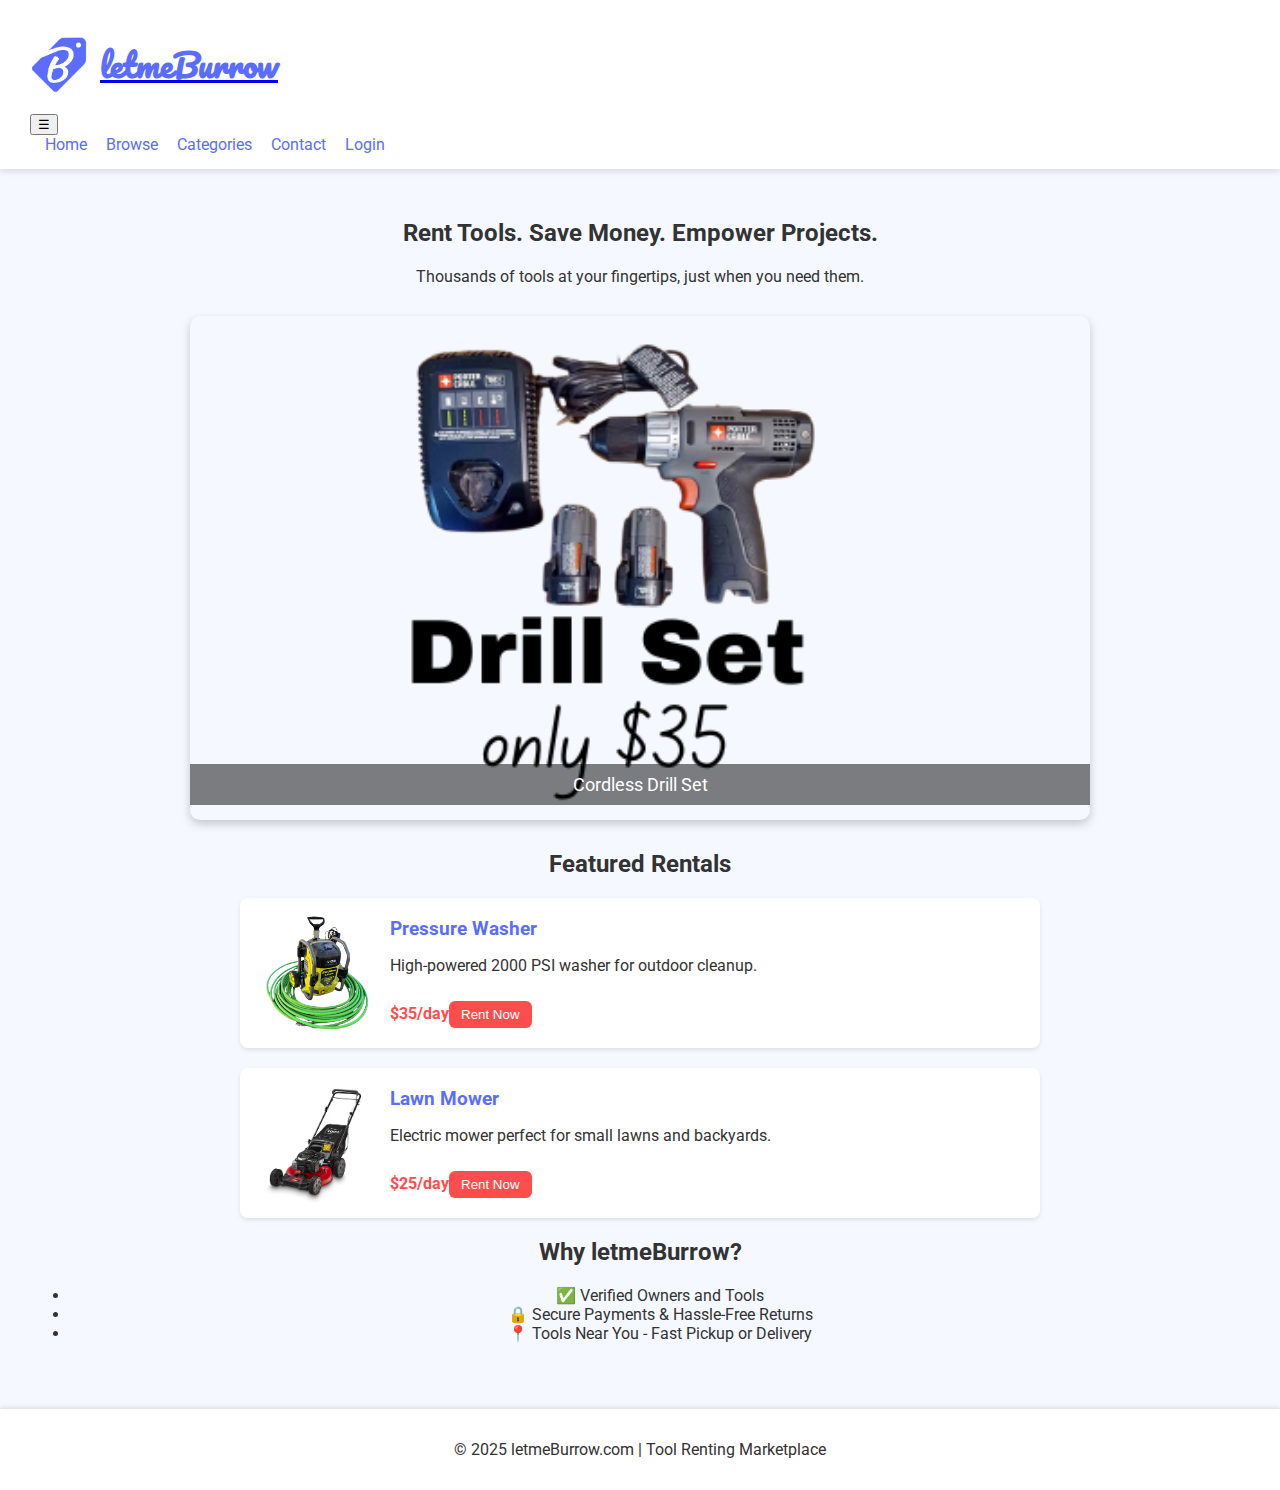
<file: index.html>
<!DOCTYPE html>
<html lang="en">
<head>
  <meta charset="UTF-8" />
  <meta name="viewport" content="width=device-width, initial-scale=1.0" />
  <title>letmeBurrow | Tool Renting Made Easy</title>
  <link href="https://fonts.googleapis.com/css2?family=Pacifico&family=Roboto&display=swap" rel="stylesheet" />
  <link rel="stylesheet" href="https://cdnjs.cloudflare.com/ajax/libs/font-awesome/6.5.0/css/all.min.css">
  <link rel="stylesheet" href="style.css" />
  <script defer>
    let slideIndex = 0;
    function showSlides() {
      const slides = document.getElementsByClassName("slides");
      for (let i = 0; i < slides.length; i++) {
        slides[i].style.display = "none";
      }
      slideIndex++;
      if (slideIndex > slides.length) { slideIndex = 1; }
      slides[slideIndex - 1].style.display = "block";
      setTimeout(showSlides, 4000);
    }
    document.addEventListener("DOMContentLoaded", showSlides);
  </script>
</head>
<body>
  <header>
    <div id="navbar"></div>
  </header>

  <main>
    <section class="hero">
      <h2>Rent Tools. Save Money. Empower Projects.</h2>
      <p>Thousands of tools at your fingertips, just when you need them.</p>
    </section>

    <section class="slideshow-container">
      <div class="slides fade"><img src="images/drill-set.png" alt="Cordless Drill"><div class="slide-caption">Cordless Drill Set</div></div>
      <div class="slides fade"><img src="images/tire-inflator.png" alt="Mini Air Compressor"><div class="slide-caption">Mini Air Compressor</div></div>
      <div class="slides fade"><img src="images/tool-set.png" alt="Socket Tool Set"><div class="slide-caption">Socket Tool Set</div></div>
    </section>

    <section class="featured-items">
      <h2>Featured Rentals</h2>
      <div class="item-grid">
        <div class="item-card"><img src="images/pressure-washer.png" alt="Pressure Washer"><div class="item-info"><h3>Pressure Washer</h3><p>High-powered 2000 PSI washer for outdoor cleanup.</p><span class="price">$35/day</span><button class="buy-btn">Rent Now</button></div></div>
        <div class="item-card"><img src="images/lawn-mower.png" alt="Lawn Mower"><div class="item-info"><h3>Lawn Mower</h3><p>Electric mower perfect for small lawns and backyards.</p><span class="price">$25/day</span><button class="buy-btn">Rent Now</button></div></div>
      </div>
    </section>

    <section class="benefits">
      <h2>Why letmeBurrow?</h2>
      <ul>
        <li>✅ Verified Owners and Tools</li>
        <li>🔒 Secure Payments & Hassle-Free Returns</li>
        <li>📍 Tools Near You - Fast Pickup or Delivery</li>
      </ul>
    </section>
  </main>

  <footer>
    <p>&copy; 2025 letmeBurrow.com | Tool Renting Marketplace</p>
  </footer>

  <script>
    fetch('navbar.html')
      .then(res => res.text())
      .then(data => {
        document.getElementById('navbar').innerHTML = data;
        const toggleBtn = document.getElementById('navToggle');
        const navLinks = document.getElementById('navLinks');
        if (toggleBtn && navLinks) {
          toggleBtn.addEventListener('click', () => {
            navLinks.classList.toggle('show');
          });
        }
      });
  </script>
</body>
</html>
</file>
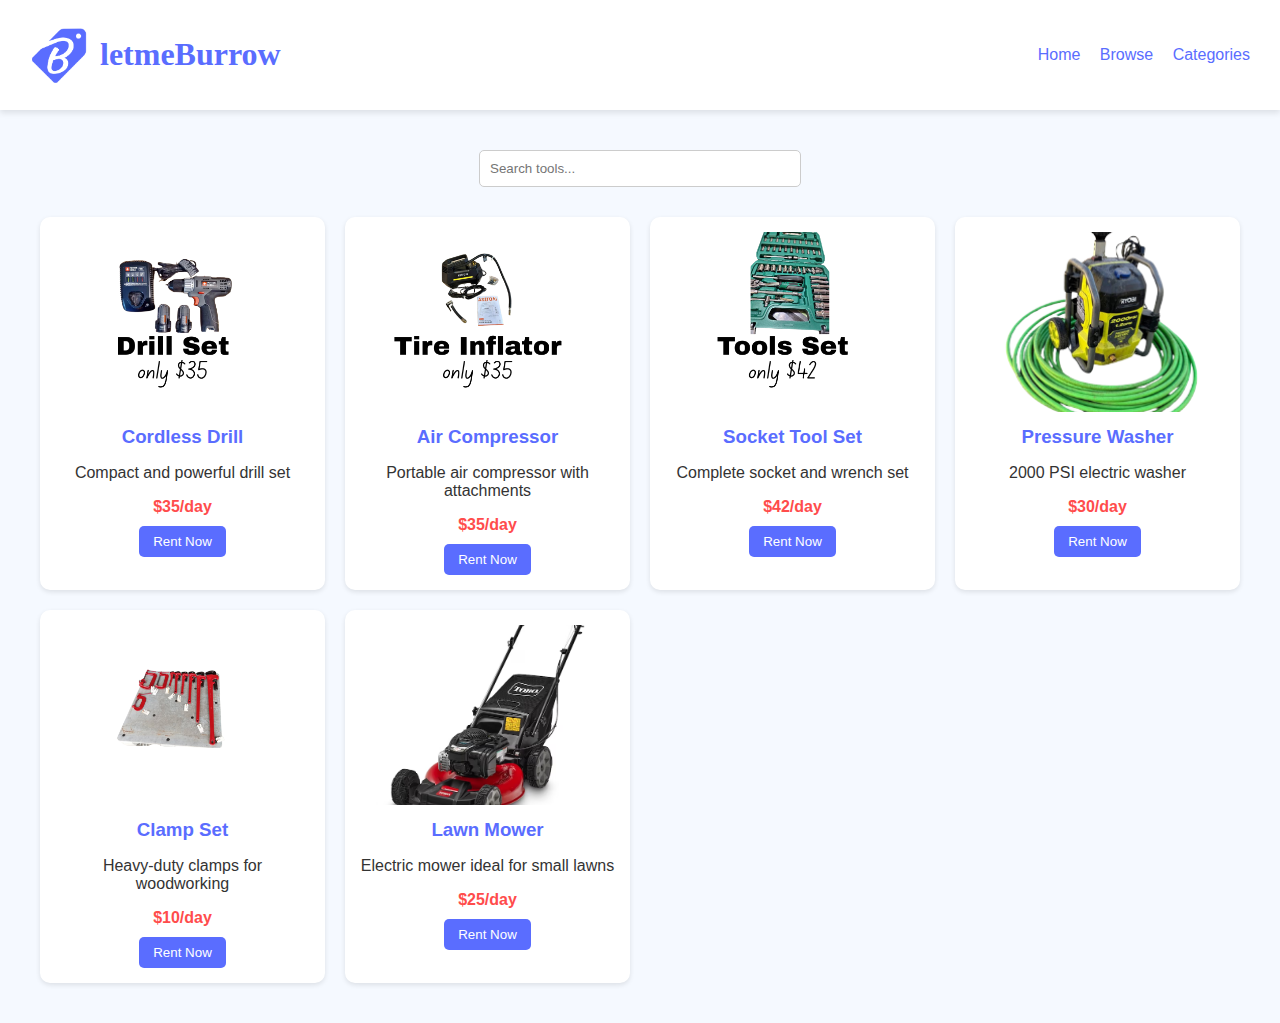
<file: browse.html>
<!DOCTYPE html>
<html lang="en">
<head>
  <meta charset="UTF-8">
  <meta name="viewport" content="width=device-width, initial-scale=1.0">
  <title>Browse Tools - letmeBurrow</title>
  <link rel="stylesheet" href="style.css">
  <link rel="stylesheet" href="browse.css">
  <script>
    function filterItems() {
      const query = document.getElementById("searchInput").value.toLowerCase();
      const cards = document.querySelectorAll(".tool-card");
      cards.forEach(card => {
        const text = card.innerText.toLowerCase();
        card.style.display = text.includes(query) ? "block" : "none";
      });
    }
  </script>
</head>
<body>
  <header>
    <div class="header-container">
      <div class="logo-section">
        <img src="images/logo.png" alt="Logo" class="logo">
        <h1>letmeBurrow</h1>
      </div>
      <nav class="nav-section">
        <a href="homepage.html">Home</a>
        <a href="browse.html">Browse</a>
        <a href="categories.html">Categories</a>
      </nav>
    </div>
  </header>

  <main class="browse-container">
    <div class="search-bar">
      <input type="text" id="searchInput" onkeyup="filterItems()" placeholder="Search tools...">
    </div>

    <div class="tool-grid">
      <div class="tool-card">
        <img src="images/drill-set.png" alt="Cordless Drill">
        <h3>Cordless Drill</h3>
        <p>Compact and powerful drill set</p>
        <div class="price">$35/day</div>
        <button>Rent Now</button>
      </div>
      <div class="tool-card">
        <img src="images/tire-inflator.png" alt="Air Compressor">
        <h3>Air Compressor</h3>
        <p>Portable air compressor with attachments</p>
        <div class="price">$35/day</div>
        <button>Rent Now</button>
      </div>
      <div class="tool-card">
        <img src="images/tool-set.png" alt="Socket Tool Set">
        <h3>Socket Tool Set</h3>
        <p>Complete socket and wrench set</p>
        <div class="price">$42/day</div>
        <button>Rent Now</button>
      </div>
      <div class="tool-card">
        <img src="images/pressure-washer.png" alt="Pressure Washer">
        <h3>Pressure Washer</h3>
        <p>2000 PSI electric washer</p>
        <div class="price">$30/day</div>
        <button>Rent Now</button>
      </div>
      <div class="tool-card">
        <img src="images/clamp-set.png" alt="Clamp Set">
        <h3>Clamp Set</h3>
        <p>Heavy-duty clamps for woodworking</p>
        <div class="price">$10/day</div>
        <button>Rent Now</button>
      </div>
      <div class="tool-card">
        <img src="images/lawn-mower.png" alt="Lawn Mower">
        <h3>Lawn Mower</h3>
        <p>Electric mower ideal for small lawns</p>
        <div class="price">$25/day</div>
        <button>Rent Now</button>
      </div>
    </div>
  </main>
</body>
</html>
</file>
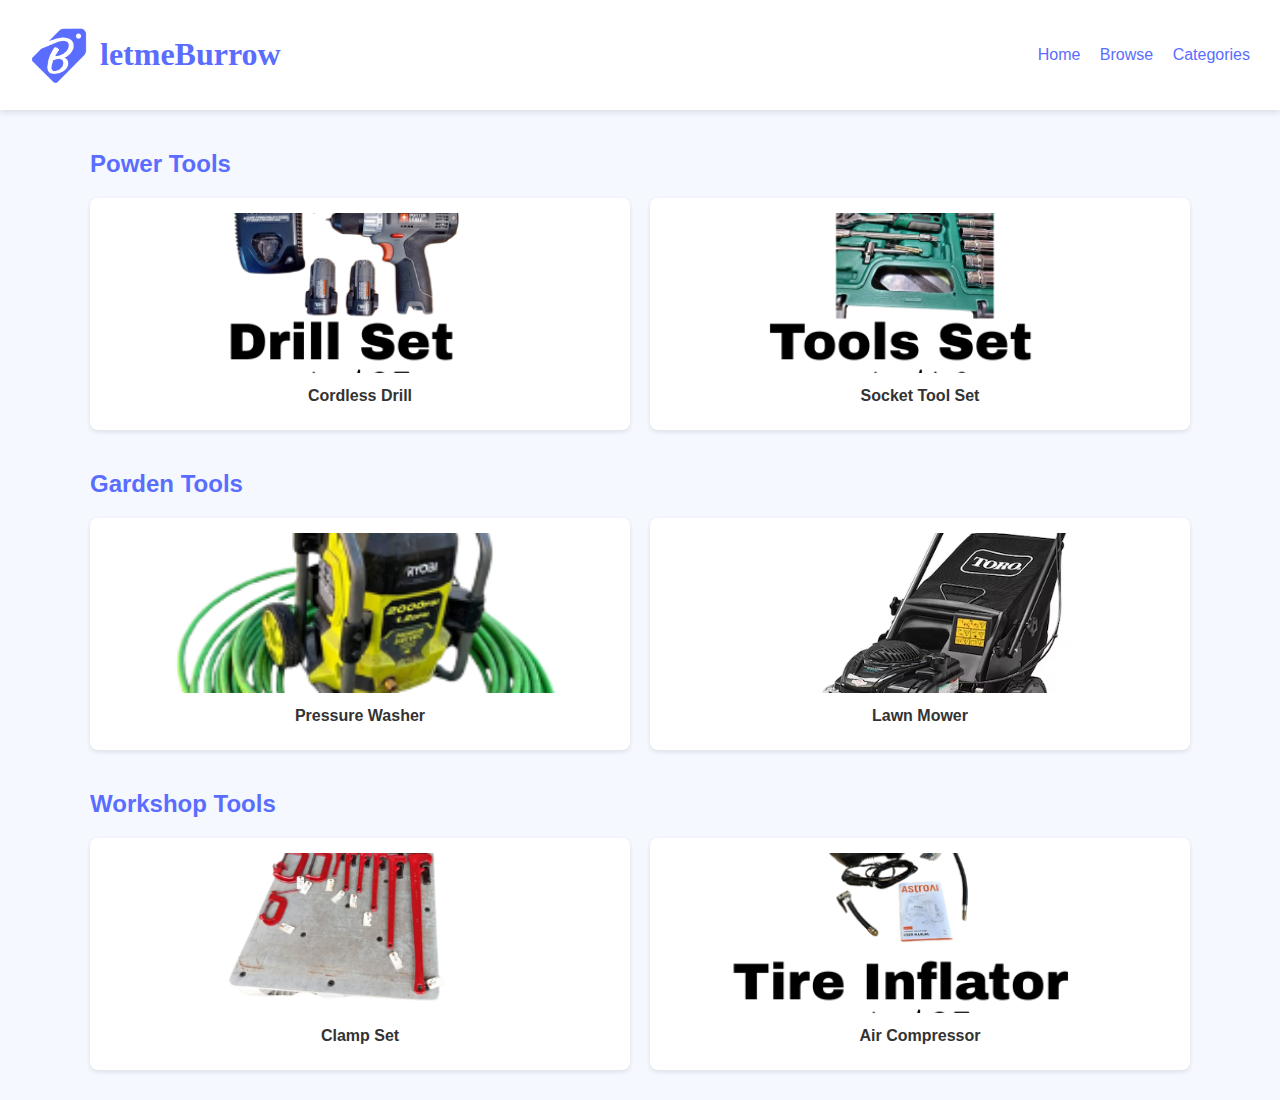
<file: categories.html>
<!DOCTYPE html>
<html lang="en">
<head>
  <meta charset="UTF-8">
  <meta name="viewport" content="width=device-width, initial-scale=1.0">
  <title>Categories - letmeBurrow</title>
  <link rel="stylesheet" href="style.css">
  <link rel="stylesheet" href="categories.css">
</head>
<body>
  <header>
    <div class="header-container">
      <div class="logo-section">
        <img src="images/logo.png" alt="Logo" class="logo">
        <h1>letmeBurrow</h1>
      </div>
      <nav class="nav-section">
        <a href="homepage.html">Home</a>
        <a href="browse.html">Browse</a>
        <a href="categories.html">Categories</a>
      </nav>
    </div>
  </header>

  <main class="category-section">
    <h2 class="category-title">Power Tools</h2>
    <div class="category-items">
      <div class="category-card">
        <img src="images/drill-set.png" alt="Drill">
        <h4>Cordless Drill</h4>
      </div>
      <div class="category-card">
        <img src="images/tool-set.png" alt="Socket Tool Set">
        <h4>Socket Tool Set</h4>
      </div>
    </div>

    <h2 class="category-title">Garden Tools</h2>
    <div class="category-items">
      <div class="category-card">
        <img src="images/pressure-washer.png" alt="Pressure Washer">
        <h4>Pressure Washer</h4>
      </div>
      <div class="category-card">
        <img src="images/lawn-mower.png" alt="Lawn Mower">
        <h4>Lawn Mower</h4>
      </div>
    </div>

    <h2 class="category-title">Workshop Tools</h2>
    <div class="category-items">
      <div class="category-card">
        <img src="images/clamp-set.png" alt="Clamp Set">
        <h4>Clamp Set</h4>
      </div>
      <div class="category-card">
        <img src="images/tire-inflator.png" alt="Air Compressor">
        <h4>Air Compressor</h4>
      </div>
    </div>
  </main>
</body>
</html>
</file>
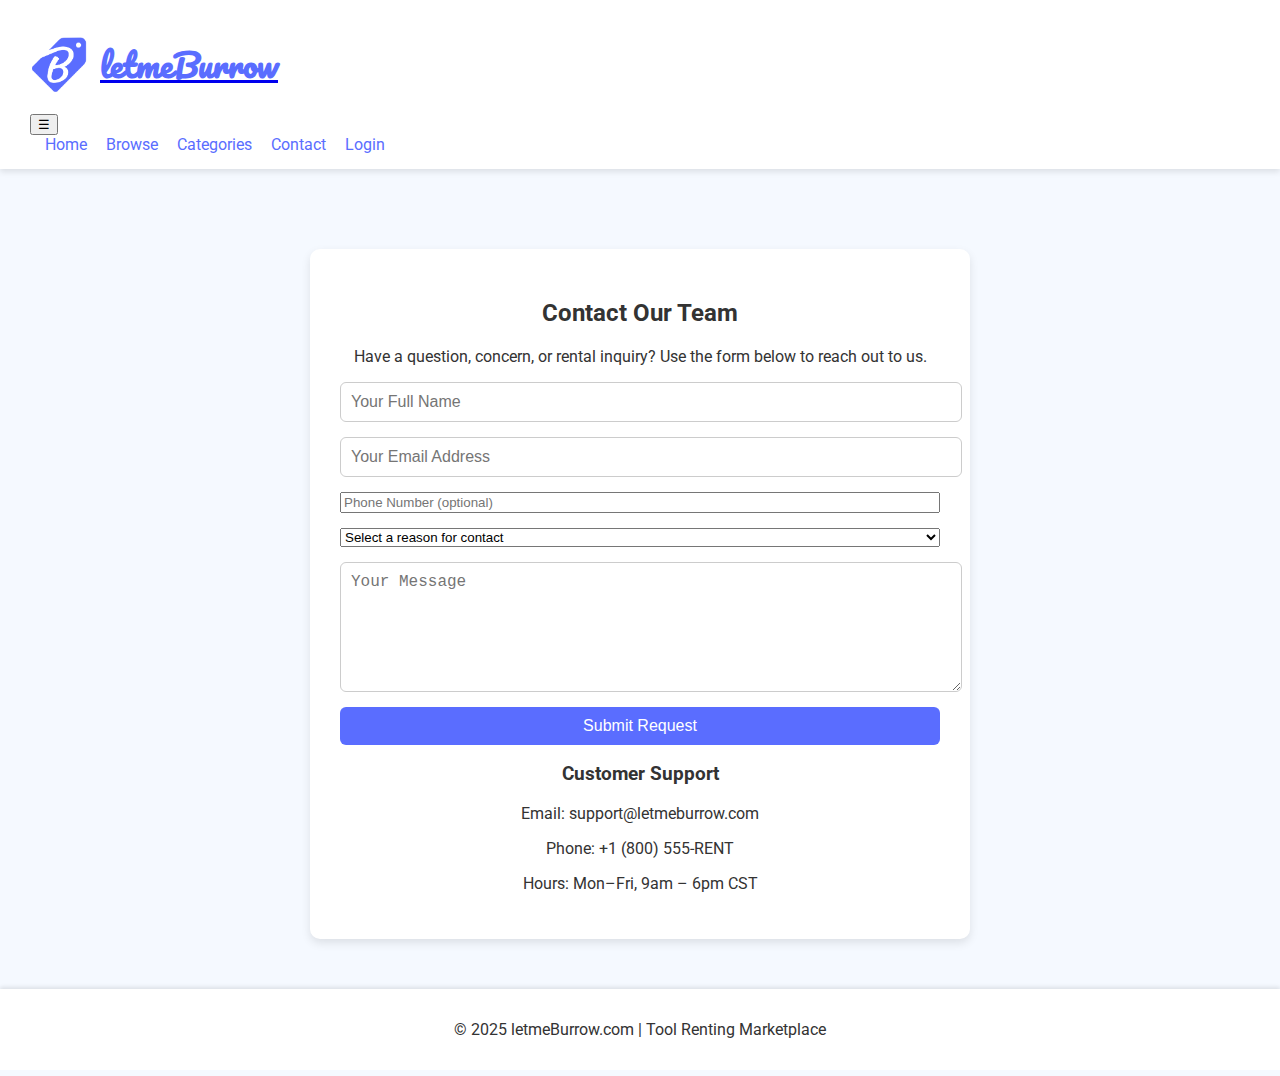
<file: contact.html>
<!DOCTYPE html>
<html lang="en">
<head>
  <meta charset="UTF-8" />
  <meta name="viewport" content="width=device-width, initial-scale=1.0" />
  <title>Contact Us - letmeBurrow</title>
  <link href="https://fonts.googleapis.com/css2?family=Pacifico&family=Roboto&display=swap" rel="stylesheet" />
  <link rel="stylesheet" href="style.css" />
</head>
<body>
  <header>
    <div id="navbar"></div>
  </header>

  <main class="contact-page">
    <section class="contact-section">
      <h2>Contact Our Team</h2>
      <p class="contact-subtext">Have a question, concern, or rental inquiry? Use the form below to reach out to us.</p>

      <form class="contact-form" onsubmit="showThankYou(event)">
        <input type="text" name="name" placeholder="Your Full Name" required />
        <input type="email" name="email" placeholder="Your Email Address" required />
        <input type="tel" name="phone" placeholder="Phone Number (optional)" />
        <select name="reason" required>
          <option value="">Select a reason for contact</option>
          <option value="rental">Rental Inquiry</option>
          <option value="return">Return or Issue</option>
          <option value="partner">Partner With Us</option>
          <option value="other">Other</option>
        </select>
        <textarea name="message" placeholder="Your Message" rows="6" required></textarea>
        <input type="submit" value="Submit Request" />
      </form>

      <div id="thankYouMessage" style="display:none; margin-top: 20px; color: green; font-weight: bold;">
        Thank you for reaching out! We'll get back to you shortly.
      </div>

      <div class="contact-info">
        <h3>Customer Support</h3>
        <p>Email: support@letmeburrow.com</p>
        <p>Phone: +1 (800) 555-RENT</p>
        <p>Hours: Mon–Fri, 9am – 6pm CST</p>
      </div>
    </section>
  </main>

  <footer>
    <p>&copy; 2025 letmeBurrow.com | Tool Renting Marketplace</p>
  </footer>

  <script>
    fetch('navbar.html')
      .then(res => res.text())
      .then(data => {
        document.getElementById('navbar').innerHTML = data;

        const toggleBtn = document.getElementById("navToggle");
        const navLinks = document.getElementById("navLinks");
        if (toggleBtn && navLinks) {
          toggleBtn.addEventListener("click", () => {
            navLinks.classList.toggle("show");
          });
        }

        // Add 'Contact' to the navbar if not already present
        const nav = document.getElementById("navLinks");
        if (nav && ![...nav.children].some(a => a.href.includes("contact.html"))) {
          const contactLink = document.createElement("a");
          contactLink.href = "contact.html";
          contactLink.textContent = "Contact";
          nav.appendChild(contactLink);
        }
      });

    function showThankYou(event) {
      event.preventDefault();
      document.querySelector('.contact-form').reset();
      document.getElementById('thankYouMessage').style.display = 'block';
    }
  </script>
</body>
</html>
</file>
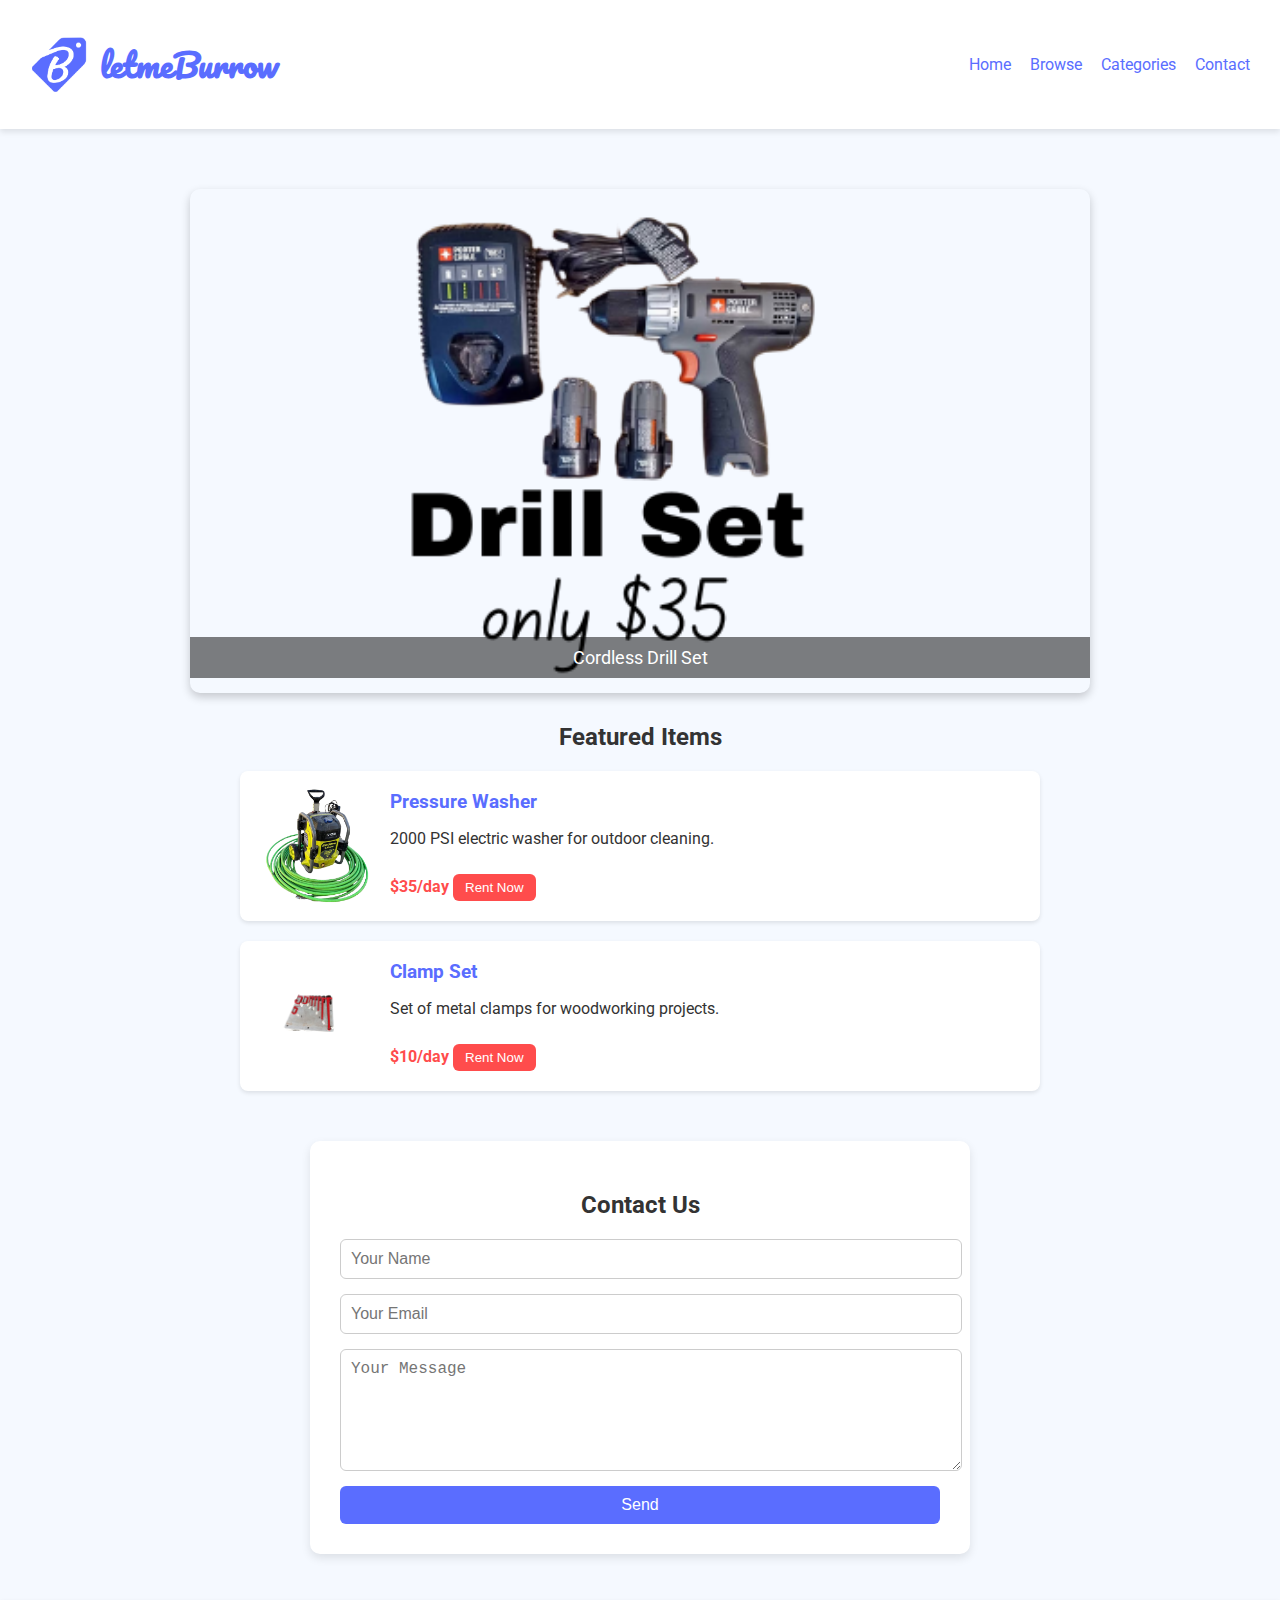
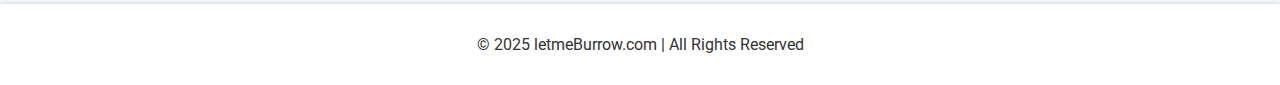
<file: homepage.html>
<!DOCTYPE html>
<html lang="en">
<head>
    <meta charset="UTF-8">
    <meta name="viewport" content="width=device-width, initial-scale=1.0">
    <title>letmeBurrow.com</title>
    <link href="https://fonts.googleapis.com/css2?family=Pacifico&family=Roboto&display=swap" rel="stylesheet">
    <link rel="stylesheet" href="style.css">
    <script defer>
        // Slideshow
        let slideIndex = 0;
        function showSlides() {
            let slides = document.getElementsByClassName("slides");
            for (let i = 0; i < slides.length; i++) {
                slides[i].style.display = "none";
            }
            slideIndex++;
            if (slideIndex > slides.length) { slideIndex = 1; }
            slides[slideIndex - 1].style.display = "block";
            setTimeout(showSlides, 3000);
        }
        document.addEventListener("DOMContentLoaded", showSlides);

        // Form Validation
        function validateForm() {
            const name = document.forms["contactForm"]["name"].value;
            const email = document.forms["contactForm"]["email"].value;
            const message = document.forms["contactForm"]["message"].value;
            if (!name || !email || !message) {
                alert("Please fill out all fields.");
                return false;
            }
            if (!email.includes("@")) {
                alert("Please enter a valid email address.");
                return false;
            }
            alert("Form submitted successfully!");
            return true;
        }
    </script>
</head>
<body>

<header>
    <div class="header-container">
        <div class="logo-section">
            <img src="images/logo.png" alt="Site logo" class="logo">
            <h1>letmeBurrow</h1>
        </div>
        
        <nav class="nav-section" aria-label="Main navigation">
            <a href="homepage.html">Home</a>
            <a href="browse.html">Browse</a>
            <a href="categories.html">Categories</a>
            <a href="#contact">Contact</a>
        </nav>
    </div>
</header>

<main>
    <section class="slideshow-container" aria-label="Featured tools slideshow">
        <div class="slides fade">
            <img src="images/drill-set.png" alt="Cordless Drill">
            <div class="slide-caption">Cordless Drill Set</div>
        </div>
        <div class="slides fade">
            <img src="images/tire-inflator.png" alt="Mini Air Compressor">
            <div class="slide-caption">Mini Air Compressor</div>
        </div>
        <div class="slides fade">
            <img src="images/tool-set.png" alt="Socket Tool Set">
            <div class="slide-caption">Socket Tool Set</div>
        </div>
    </section>

    <section class="featured-items">
        <h2>Featured Items</h2>
        <div class="item-card">
            <img src="images/pressure-washer.png" alt="Ryobi Pressure Washer">
            <div class="item-info">
                <h3>Pressure Washer</h3>
                <p>2000 PSI electric washer for outdoor cleaning.</p>
                <span class="price">$35/day</span>
                <button class="buy-btn">Rent Now</button>
            </div>
        </div>
        <div class="item-card">
            <img src="images/clamp-set.png" alt="Clamp Set">
            <div class="item-info">
                <h3>Clamp Set</h3>
                <p>Set of metal clamps for woodworking projects.</p>
                <span class="price">$10/day</span>
                <button class="buy-btn">Rent Now</button>
            </div>
        </div>
    </section>

    <section id="contact" class="contact-section">
        <h2>Contact Us</h2>
        <form name="contactForm" onsubmit="return validateForm()" aria-label="Contact form" class="contact-form">
            <input type="text" name="name" placeholder="Your Name" aria-label="Name">
            <input type="email" name="email" placeholder="Your Email" aria-label="Email">
            <textarea name="message" placeholder="Your Message" aria-label="Message"></textarea>
            <input type="submit" value="Send">
        </form>
    </section>
</main>

<footer>
    <p>&copy; 2025 letmeBurrow.com | All Rights Reserved</p>
</footer>

</body>
</html>
</file>
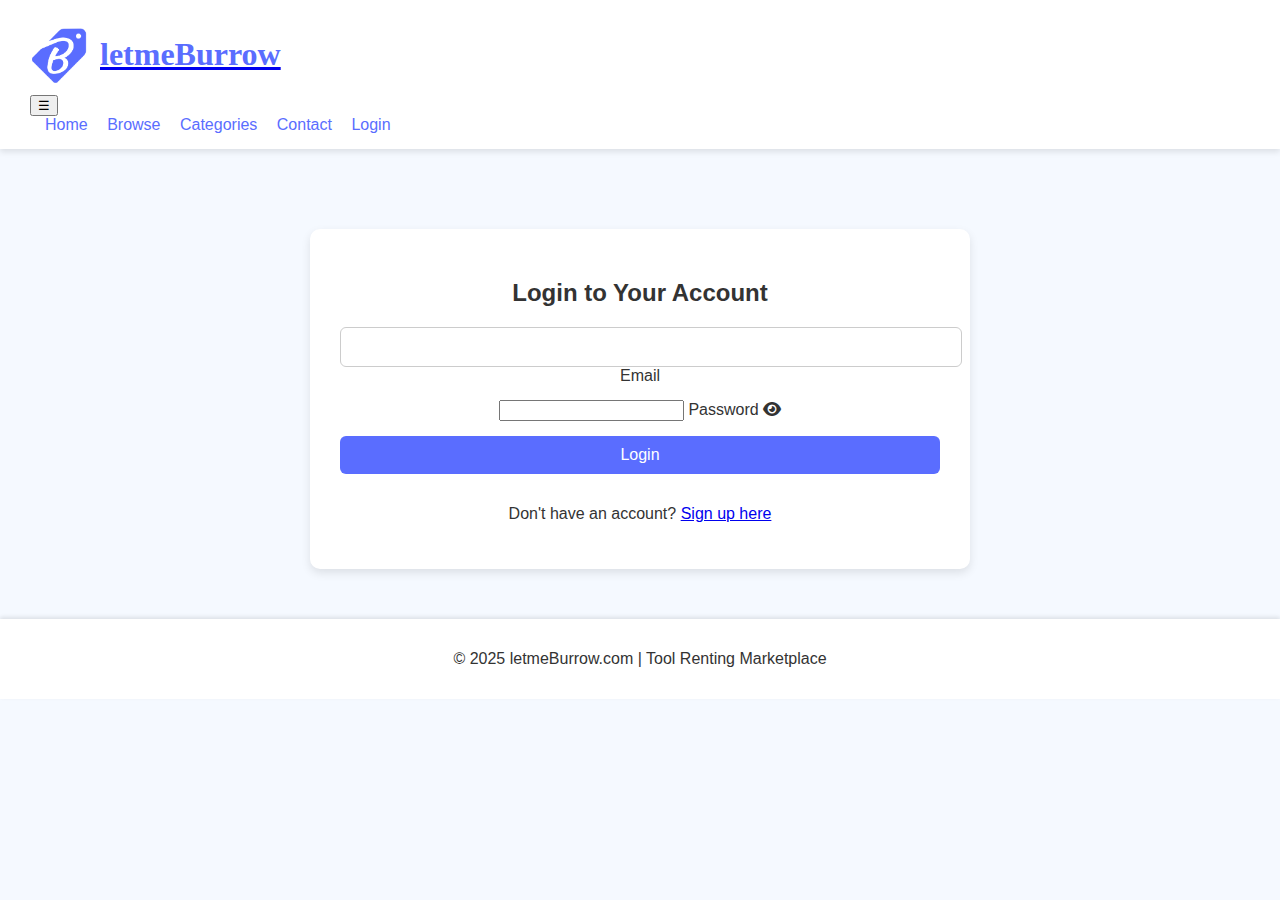
<file: login.html>
<!DOCTYPE html>
<html lang="en">
<head>
  <meta charset="UTF-8" />
  <meta name="viewport" content="width=device-width, initial-scale=1.0" />
  <title>Login / Signup - letmeBurrow</title>
  <link rel="stylesheet" href="style.css" />
  <link rel="icon" type="images/png" href="images/logo.png" />
  <link rel="stylesheet" href="https://cdnjs.cloudflare.com/ajax/libs/font-awesome/6.5.0/css/all.min.css">
</head>
<body>
  <header>
    <div id="navbar"></div>
  </header>

  <main class="contact-page">
    <section class="contact-section">
      <h2 id="formTitle">Login to Your Account</h2>

      <!-- Login Form -->
      <form id="loginForm" class="contact-form" onsubmit="submitLogin(event)">
        <div class="form-group">
          <input type="email" id="loginEmail" required />
          <label for="loginEmail">Email</label>
        </div>
        <div class="form-group password-group">
          <input type="password" id="loginPassword" required />
          <label for="loginPassword">Password</label>
          <i class="fa-solid fa-eye toggle-password" onclick="togglePassword('loginPassword', this)"></i>
        </div>
        <input type="submit" value="Login" />
        <p class="form-switch">Don't have an account? <a href="#" onclick="toggleForm('signup')">Sign up here</a></p>
      </form>

      <!-- Signup Form -->
      <form id="signupForm" class="contact-form" onsubmit="submitSignup(event)" style="display: none;">
        <div class="form-group">
          <input type="text" id="signupName" required />
          <label for="signupName">Full Name</label>
        </div>
        <div class="form-group">
          <input type="email" id="signupEmail" required />
          <label for="signupEmail">Email</label>
        </div>
        <div class="form-group password-group">
          <input type="password" id="signupPassword" required />
          <label for="signupPassword">Password</label>
          <i class="fa-solid fa-eye toggle-password" onclick="togglePassword('signupPassword', this)"></i>
        </div>
        <input type="submit" value="Sign Up" />
        <p class="form-switch">Already have an account? <a href="#" onclick="toggleForm('login')">Login here</a></p>
      </form>

      <div id="authMessage" class="thank-you-message" style="display: none;"></div>
    </section>
  </main>

  <footer>
    <p>&copy; 2025 letmeBurrow.com | Tool Renting Marketplace</p>
  </footer>

  <script>
    function updateNavbarSession() {
      const user = JSON.parse(localStorage.getItem('user'));
      const loginLink = document.getElementById('loginLink');
      const logoutLink = document.getElementById('logoutLink');
      const userNameSpan = document.getElementById('userName');

      if (user) {
        loginLink.style.display = 'none';
        logoutLink.style.display = 'inline-block';
        userNameSpan.textContent = user.name;
      } else {
        loginLink.style.display = 'inline-block';
        logoutLink.style.display = 'none';
      }
    }

    function logoutUser() {
      localStorage.removeItem('user');
      window.location.href = 'index.html';
    }

    function loadNavbar() {
      fetch('navbar.html')
        .then(res => res.text())
        .then(html => {
          document.getElementById('navbar').innerHTML = html;
          setTimeout(() => {
            updateNavbarSession();
            const toggleBtn = document.getElementById("navToggle");
            const navLinks = document.getElementById("navLinks");
            if (toggleBtn && navLinks) {
              toggleBtn.addEventListener("click", () => {
                navLinks.classList.toggle("show");
              });
            }
          }, 50);
        });
    }

    loadNavbar();

    function toggleForm(type) {
      const loginForm = document.getElementById('loginForm');
      const signupForm = document.getElementById('signupForm');
      const title = document.getElementById('formTitle');
      document.getElementById('authMessage').style.display = 'none';

      if (type === 'signup') {
        loginForm.style.display = 'none';
        signupForm.style.display = 'block';
        title.textContent = 'Create an Account';
      } else {
        loginForm.style.display = 'block';
        signupForm.style.display = 'none';
        title.textContent = 'Login to Your Account';
      }
    }

    function submitLogin(event) {
      event.preventDefault();
      const email = document.getElementById('loginEmail').value;
      const password = document.getElementById('loginPassword').value;

      fetch('http://127.0.0.1:5000/login', {
        method: 'POST',
        headers: { 'Content-Type': 'application/json' },
        body: JSON.stringify({ email, password })
      })
        .then(res => res.json())
        .then(data => {
          if (data.success) {
            localStorage.setItem('user', JSON.stringify(data.user));
            window.location.href = 'index.html';
          } else {
            showMessage(data.message || 'Login failed');
          }
        });
    }

    function submitSignup(event) {
      event.preventDefault();
      const name = document.getElementById('signupName').value;
      const email = document.getElementById('signupEmail').value;
      const password = document.getElementById('signupPassword').value;

      fetch('http://127.0.0.1:5000/signup', {
        method: 'POST',
        headers: { 'Content-Type': 'application/json' },
        body: JSON.stringify({ name, email, password })
      })
        .then(res => res.json())
        .then(data => {
          if (data.success) {
            toggleForm('login');
            showMessage('✅ Account created! Please log in.');
          } else {
            showMessage(data.message || 'Signup failed');
          }
        });
    }

    function showMessage(msg) {
      const div = document.getElementById('authMessage');
      div.textContent = msg;
      div.style.display = 'block';
    }

    function togglePassword(inputId, icon) {
      const input = document.getElementById(inputId);
      if (input.type === "password") {
        input.type = "text";
        icon.classList.remove("fa-eye");
        icon.classList.add("fa-eye-slash");
      } else {
        input.type = "password";
        icon.classList.remove("fa-eye-slash");
        icon.classList.add("fa-eye");
      }
    }
  </script>
</body>
</html>
</file>
<file: style.css>
/* General Body Styling */
body {
    font-family: 'Roboto', sans-serif;
    background-color: #f5f9ff;
    margin: 0;
    padding: 0;
    color: #333;
}

/* Custom Color Classes */
.buttons {
    color: rgb(0, 119, 182);
}

.headings {
    color: rgb(255, 111, 0);
}

.texts {
    color: rgb(51, 51, 51);
}

/* Heading Font and Alignment */
#headingfont {
    font-family: "Pacifico", serif;
    font-weight: 400;
    font-style: normal;
    text-align: center;
}

/* Header Styles */
header {
    background-color: #fff;
    padding: 15px 30px;
    box-shadow: 0 3px 6px rgba(0,0,0,0.1);
}

.header-container {
    display: flex;
    justify-content: space-between;
    align-items: center;
}

/* Logo Section */
.logo-section {
    display: flex;
    align-items: center;
}

.logo {
    width: 60px;
    height: 60px;
}

.logo-section h1 {
    font-family: 'Pacifico', cursive;
    color: #5a6dff;
    margin-left: 10px;
}

/* Search Section */
.search-section {
    display: flex;
    align-items: center;
}

.search-section input {
    width: 250px;
    padding: 8px;
    border: 1px solid #ccc;
    border-radius: 6px 0 0 6px;
}

.search-section button {
    padding: 8px 12px;
    border: none;
    background-color: #5a6dff;
    color: white;
    border-radius: 0 6px 6px 0;
    cursor: pointer;
}

.search-section button:hover {
    background-color: #4857d1;
}

/* Navigation Section */
.nav-section a {
    margin-left: 15px;
    text-decoration: none;
    color: #5a6dff;
}

.nav-section a:hover {
    text-decoration: underline;
}

/* Main Content Styles */
main {
    padding: 30px;
    text-align: center;
}

.featured-items {
    max-width: 800px;
    margin: 0 auto;
}

.item-card {
    display: flex;
    background-color: #fff;
    border-radius: 8px;
    margin-top: 20px;
    padding: 15px;
    box-shadow: 0 2px 4px rgba(0,0,0,0.1);
    text-align: left;
}

.item-card img {
    width: 120px;
    height: 120px;
    border-radius: 8px;
    margin-right: 15px;
    object-fit: cover;
}

.item-info h3 {
    margin: 5px 0;
    color: #5a6dff;
}

.price {
    color: #ff4c4c;
    font-weight: bold;
}

.buy-btn {
    margin-top: 10px;
    padding: 6px 12px;
    background-color: #ff4c4c;
    color: white;
    border: none;
    border-radius: 6px;
    cursor: pointer;
}

.buy-btn:hover {
    background-color: #e03d3d;
}

/* Footer Styles */
footer {
    background-color: #fff;
    text-align: center;
    padding: 15px;
    margin-top: 20px;
    box-shadow: 0 -2px 4px rgba(0,0,0,0.1);
}

/* Slideshow Container Styles */
.slideshow-container {
    position: relative;
    max-width: 900px;
    margin: 30px auto;
    box-shadow: 0 4px 10px rgba(0,0,0,0.2);
    border-radius: 10px;
    overflow: hidden;
}

.slides {
    display: none;
}

.slides img {
    width: 100%;
    height: 500px;
    object-fit: cover;
}

.slide-caption {
    position: absolute;
    bottom: 15px;
    left: 0;
    width: 100%;
    text-align: center;
    font-size: 18px;
    color: white;
    background-color: rgba(0,0,0,0.5);
    padding: 10px 0;
}

.prev, .next {
    cursor: pointer;
    position: absolute;
    top: 50%;
    padding: 12px;
    color: white;
    font-weight: bold;
    font-size: 22px;
    transition: 0.4s ease;
    user-select: none;
    background-color: rgba(0,0,0,0.3);
}

.prev {
    left: 0;
    border-radius: 0 5px 5px 0;
}

.next {
    right: 0;
    border-radius: 5px 0 0 5px;
}

.prev:hover, .next:hover {
    background-color: rgba(0,0,0,0.8);
}

/* Fade Animation */
.fade {
    animation-name: fade;
    animation-duration: 1.5s;
}

@keyframes fade {
    from {opacity: .4;}
    to {opacity: 1;}
}

/* Product Layout Section */
.product-layout {
    display: flex;
    justify-content: space-between;
    max-width: 1200px;
    margin: 20px auto;
    padding: 10px;
}

.sidebar {
    width: 20%;
    background-color: #fff;
    padding: 15px;
    border-radius: 8px;
    box-shadow: 0 2px 4px rgba(0,0,0,0.1);
    text-align: left;
}

.sidebar h3 {
    color: #5a6dff;
}

.sidebar ul {
    list-style: none;
    padding: 0;
}

.sidebar ul li {
    margin: 10px 0;
    cursor: pointer;
    color: #333;
}

.sidebar ul li:hover {
    color: #5a6dff;
}

/* Filters Sidebar (Right) */
.filters div {
    margin-bottom: 15px;
}

.filters input[type=range] {
    width: 100%;
}

.filters select, .filters input[type=checkbox] {
    margin-top: 5px;
}

/* Contact Form Styling */
.contact-section {
    margin-top: 50px;
    background-color: #fff;
    padding: 30px;
    max-width: 600px;
    margin-left: auto;
    margin-right: auto;
    border-radius: 10px;
    box-shadow: 0 4px 10px rgba(0,0,0,0.1);
}

.contact-form {
    display: flex;
    flex-direction: column;
    gap: 15px;
}

.contact-form input[type="text"],
.contact-form input[type="email"],
.contact-form textarea {
    padding: 10px;
    border: 1px solid #ccc;
    border-radius: 6px;
    font-size: 16px;
    width: 100%;
}

.contact-form textarea {
    resize: vertical;
    min-height: 100px;
}

.contact-form input[type="submit"] {
    background-color: #5a6dff;
    color: white;
    border: none;
    padding: 10px;
    border-radius: 6px;
    font-size: 16px;
    cursor: pointer;
    transition: background-color 0.3s ease;
}

.contact-form input[type="submit"]:hover {
    background-color: #4857d1;
}
</file>
<file: browse.css>
.browse-container {
  max-width: 1200px;
  margin: 40px auto;
  padding: 0 20px;
}

.search-bar {
  text-align: center;
  margin-bottom: 30px;
}

.search-bar input {
  width: 300px;
  padding: 10px;
  border: 1px solid #ccc;
  border-radius: 5px;
}

.tool-grid {
  display: grid;
  grid-template-columns: repeat(auto-fit, minmax(250px, 1fr));
  gap: 20px;
}

.tool-card {
  background-color: #fff;
  border-radius: 10px;
  box-shadow: 0 2px 5px rgba(0,0,0,0.1);
  padding: 15px;
  text-align: center;
}

.tool-card img {
  width: 100%;
  height: 180px;
  object-fit: cover;
  border-radius: 8px;
}

.tool-card h3 {
  color: #5a6dff;
  margin: 10px 0 5px;
}

.tool-card .price {
  color: #ff4c4c;
  font-weight: bold;
}

.tool-card button {
  margin-top: 10px;
  padding: 8px 14px;
  border: none;
  border-radius: 5px;
  background-color: #5a6dff;
  color: #fff;
  cursor: pointer;
}

.tool-card button:hover {
  background-color: #3f50c0;
}
</file>
<file: categories.css>
.category-section {
  max-width: 1100px;
  margin: 30px auto;
  padding: 0 20px;
}

.category-title {
  color: #5a6dff;
  margin-top: 40px;
  text-align: left;
}

.category-items {
  display: grid;
  grid-template-columns: repeat(auto-fit, minmax(250px, 1fr));
  gap: 20px;
  margin-top: 15px;
}

.category-card {
  background-color: #fff;
  border-radius: 8px;
  box-shadow: 0 2px 5px rgba(0,0,0,0.1);
  padding: 15px;
  text-align: center;
}

.category-card img {
  width: 100%;
  height: 160px;
  object-fit: cover;
  border-radius: 6px;
}

.category-card h4 {
  margin: 10px 0;
  color: #333;
}
</file>
